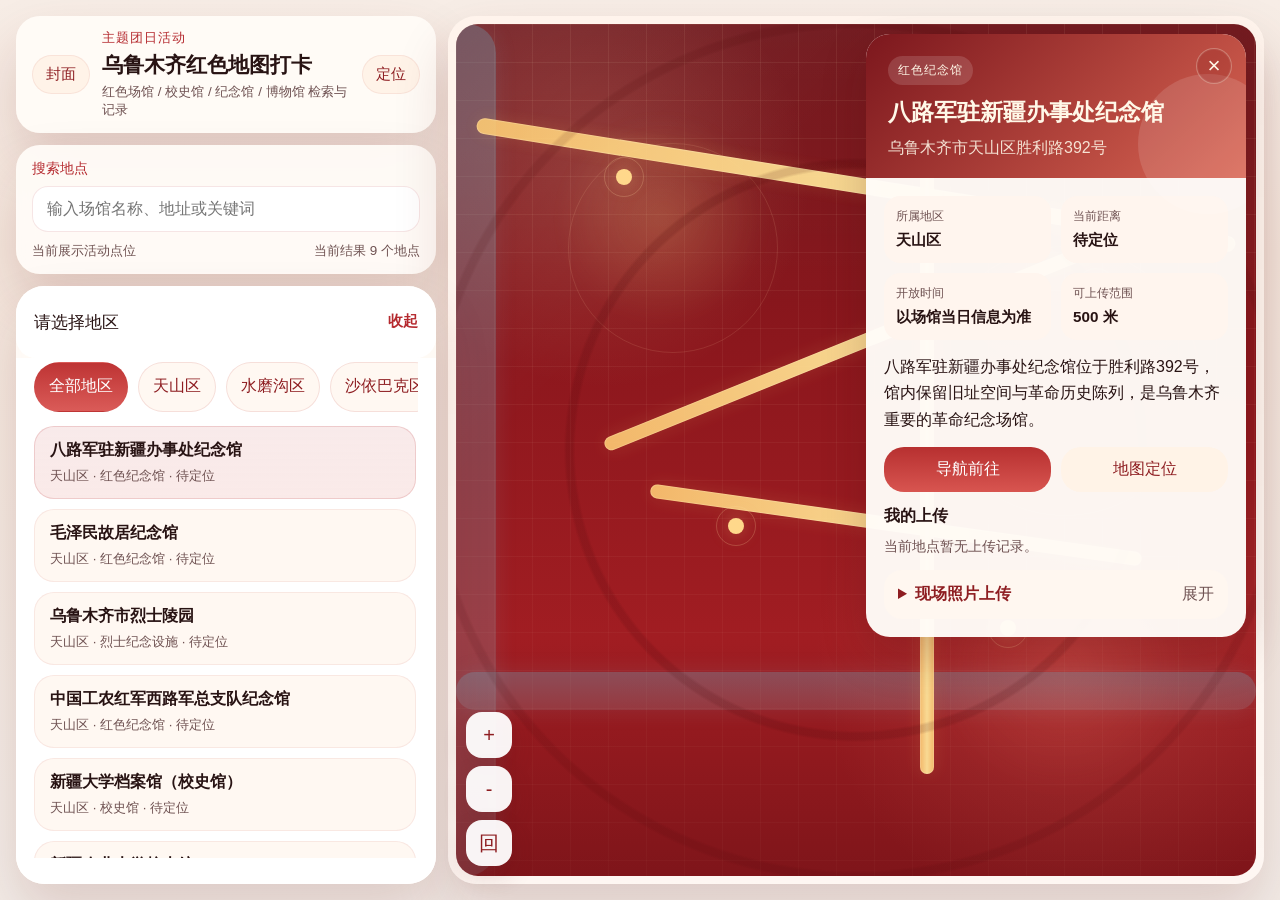
<file: map.html>
<!DOCTYPE html>
<html lang="zh-CN">
<head>
    <meta charset="UTF-8">
    <meta name="viewport" content="width=device-width, initial-scale=1.0, viewport-fit=cover">
    <title>乌鲁木齐红色地图打卡</title>
    <link rel="stylesheet" href="static/style.css">
</head>
<body class="map-page">
    <main class="app-shell">
        <header class="app-header">
            <a class="ghost-link" href="index.html">封面</a>
            <div class="header-copy">
                <p class="header-kicker">主题团日活动</p>
                <h1 id="projectTitle">乌鲁木齐红色地图打卡</h1>
                <p id="projectSubtitle">红色场馆 / 校史馆 / 纪念馆 / 博物馆 检索与记录</p>
            </div>
            <button id="locateButton" class="icon-chip" type="button">定位</button>
        </header>

        <section class="search-strip">
            <label class="search-field" for="searchInput">
                <span>搜索地点</span>
                <input id="searchInput" type="search" placeholder="输入场馆名称、地址或关键词">
            </label>
            <div class="search-meta">
                <p id="distanceHint">支持输入场馆名称或地址检索</p>
                <p id="siteCount">加载中...</p>
            </div>
        </section>

        <section class="map-stage">
            <div id="realMap" class="real-map"></div>
            <div id="mapFallback" class="map-fallback is-hidden" aria-hidden="true">
                <div class="map-fallback-grid"></div>
                <div class="map-fallback-glow map-fallback-glow-a"></div>
                <div class="map-fallback-glow map-fallback-glow-b"></div>
                <div class="map-fallback-orbit map-fallback-orbit-a"></div>
                <div class="map-fallback-orbit map-fallback-orbit-b"></div>
                <div class="map-river map-river-a"></div>
                <div class="map-river map-river-b"></div>
                <div class="map-road map-road-a"></div>
                <div class="map-road map-road-b"></div>
                <div class="map-road map-road-c"></div>
                <div class="map-road map-road-d"></div>
                <div class="map-fallback-node map-fallback-node-a"></div>
                <div class="map-fallback-node map-fallback-node-b"></div>
                <div class="map-fallback-node map-fallback-node-c"></div>
                <div class="map-fallback-node map-fallback-node-d"></div>
                <div class="map-fallback-tag">红色地图示意背景</div>
            </div>
            <div class="map-controls">
                <button id="zoomInButton" type="button">+</button>
                <button id="zoomOutButton" type="button">-</button>
                <button id="resetViewButton" type="button">回</button>
            </div>

            <div id="siteCard" class="site-card is-hidden" aria-live="polite"></div>
            <div id="toast" class="status-toast is-hidden"></div>
        </section>

        <section id="sheet" class="sheet is-open">
            <button id="sheetToggle" class="sheet-toggle" type="button">
                <span>请选择地区</span>
                <strong id="sheetState">收起</strong>
            </button>

            <div class="sheet-body">
                <div id="districtTabs" class="district-tabs"></div>
                <div id="siteList" class="site-list"></div>
            </div>
        </section>
    </main>

    <script src="config.js?v=20260519-deletecheckin"></script>
    <script src="data/sites.js?v=20260519-deletecheckin"></script>
    <script src="map.js?v=20260519-deletecheckin"></script>
</body>
</html>
</file>
<file: static/style.css>
:root {
    --red-950: #4f0d0d;
    --red-900: #6b1214;
    --red-800: #8e1d21;
    --red-700: #b52a2f;
    --red-500: #dd6a5f;
    --gold-300: #f0c76f;
    --gold-100: #fae8b2;
    --paper: #fff6ef;
    --ink: #281313;
    --muted: #6f5252;
    --line: rgba(255, 255, 255, 0.14);
    --card-shadow: 0 18px 45px rgba(72, 19, 19, 0.22);
    --surface-shadow: 0 28px 55px rgba(106, 24, 24, 0.16);
    --app-max-width: 1460px;
}

* {
    box-sizing: border-box;
}

html,
body {
    margin: 0;
    min-height: 100%;
}

body {
    font-family: "Microsoft YaHei", "PingFang SC", "Noto Sans SC", sans-serif;
    color: var(--ink);
    background: #f7efe8;
}

button,
input,
textarea {
    font: inherit;
}

button {
    cursor: pointer;
}

a {
    color: inherit;
    text-decoration: none;
}

.cover-page {
    display: flex;
    justify-content: center;
    padding: 16px;
    background:
        radial-gradient(circle at top, rgba(255, 214, 149, 0.18), transparent 24%),
        linear-gradient(180deg, #72191d 0%, #962226 36%, #8f1d20 100%);
}

.poster-shell {
    position: relative;
    width: min(100%, 460px);
    min-height: calc(100vh - 32px);
    padding: 38px 26px 30px;
    overflow: hidden;
    border-radius: 32px;
    background:
        linear-gradient(180deg, rgba(255, 255, 255, 0.05), transparent 16%),
        linear-gradient(180deg, rgba(0, 0, 0, 0.08), transparent 30%),
        linear-gradient(180deg, rgba(133, 20, 24, 0.96), rgba(141, 25, 29, 0.98));
    box-shadow: 0 24px 80px rgba(39, 6, 7, 0.34);
    color: #fff6de;
}

.poster-map-lines,
.poster-map-lines::before,
.poster-map-lines::after {
    position: absolute;
    inset: 0;
    content: "";
    background-repeat: no-repeat;
    opacity: 0.16;
}

.poster-map-lines {
    background-image:
        radial-gradient(circle at 15% 20%, transparent 0 13%, rgba(70, 6, 6, 0.42) 13.4% 14.2%, transparent 14.5%),
        radial-gradient(circle at 72% 26%, transparent 0 15%, rgba(70, 6, 6, 0.42) 15.4% 16.1%, transparent 16.4%),
        radial-gradient(circle at 45% 64%, transparent 0 19%, rgba(70, 6, 6, 0.42) 19.5% 20.1%, transparent 20.5%);
}

.poster-map-lines::before {
    background-image:
        linear-gradient(114deg, transparent 0 18%, rgba(71, 13, 13, 0.42) 18.5% 19%, transparent 19.5% 100%),
        linear-gradient(60deg, transparent 0 53%, rgba(71, 13, 13, 0.35) 53.3% 53.8%, transparent 54.2% 100%);
}

.poster-map-lines::after {
    background-image:
        linear-gradient(180deg, transparent 0 67%, rgba(85, 16, 16, 0.32) 67.3% 67.7%, transparent 68.1% 100%),
        linear-gradient(16deg, transparent 0 36%, rgba(85, 16, 16, 0.26) 36.3% 36.7%, transparent 37.2% 100%);
}

.poster-cityline {
    position: absolute;
    right: -24px;
    bottom: -8px;
    left: -24px;
    height: 180px;
    background:
        linear-gradient(0deg, rgba(52, 11, 11, 0.14), transparent 62%),
        linear-gradient(90deg,
            transparent 0 7%,
            rgba(75, 11, 11, 0.34) 7% 7.4%,
            transparent 7.5% 12%,
            rgba(75, 11, 11, 0.28) 12% 12.5%,
            transparent 12.8% 28%,
            rgba(75, 11, 11, 0.28) 28% 28.4%,
            transparent 28.7% 44%,
            rgba(75, 11, 11, 0.32) 44% 44.6%,
            transparent 45% 58%,
            rgba(75, 11, 11, 0.28) 58% 58.5%,
            transparent 59% 73%,
            rgba(75, 11, 11, 0.3) 73% 73.5%,
            transparent 74% 100%);
    opacity: 0.75;
}

.poster-topline,
.poster-side-copy,
.poster-kicker,
.poster-subtitle,
.qr-caption,
.qr-note,
.poster-url {
    position: relative;
    z-index: 1;
}

.poster-topline {
    margin: 0 96px 0 0;
    max-width: none;
    font-size: 0.94rem;
    letter-spacing: 0.08em;
    line-height: 1.6;
    text-align: center;
}

.poster-side-copy {
    position: absolute;
    top: 176px;
    left: 16px;
    margin: 0;
    writing-mode: vertical-rl;
    font-size: 0.9rem;
    letter-spacing: 0.12em;
    color: rgba(255, 241, 213, 0.84);
}

.poster-badge {
    position: absolute;
    top: 28px;
    right: 24px;
    z-index: 1;
    padding: 8px 14px;
    border: 1px solid rgba(255, 247, 221, 0.25);
    border-radius: 999px;
    background: rgba(255, 243, 216, 0.1);
    font-size: 0.82rem;
    letter-spacing: 0.08em;
}

.poster-hero {
    position: relative;
    z-index: 1;
    display: grid;
    justify-items: center;
    width: min(100%, 340px);
    min-height: auto;
    margin: 0 auto;
    padding: 84px 0 20px;
    text-align: center;
}

.poster-kicker {
    margin: 0 0 14px;
    font-size: 0.9rem;
    color: rgba(255, 239, 206, 0.92);
    letter-spacing: 0.08em;
}

.poster-title {
    display: flex;
    gap: 6px;
    margin: 0;
    align-items: flex-end;
    color: #ffe8a6;
    font-size: clamp(3.6rem, 14vw, 5.8rem);
    line-height: 0.94;
    text-shadow:
        0 4px 0 rgba(123, 18, 18, 0.72),
        0 12px 28px rgba(46, 5, 5, 0.4);
}

.poster-title-slogan {
    flex-direction: column;
    align-items: center;
    gap: 12px;
    font-size: clamp(2.2rem, 8.6vw, 2.85rem);
    line-height: 1.05;
    letter-spacing: 0.02em;
}

.poster-title-slogan span {
    display: block;
    white-space: nowrap;
    text-align: center;
}

.poster-title span:last-child {
    writing-mode: vertical-rl;
    font-size: clamp(4.1rem, 15vw, 6.3rem);
    letter-spacing: 0.08em;
}

.poster-title-slogan span:last-child {
    writing-mode: horizontal-tb;
    font-size: inherit;
    letter-spacing: inherit;
}

.poster-subtitle {
    max-width: 320px;
    margin: 18px 0 28px;
    color: rgba(255, 241, 217, 0.9);
    display: grid;
    gap: 8px;
    line-height: 1.65;
    text-align: center;
}

.poster-subtitle-lead {
    color: #ffe8ac;
    font-size: 1.04rem;
    font-weight: 700;
    letter-spacing: 0.08em;
}

.poster-cta,
.secondary-button,
.icon-chip,
.ghost-link,
.site-primary-button,
.site-secondary-button,
.upload-button,
.sheet-toggle,
.site-list-button {
    border: none;
    border-radius: 20px;
    transition: transform 0.2s ease, box-shadow 0.2s ease, background 0.2s ease;
}

.poster-cta {
    display: inline-flex;
    align-items: center;
    justify-content: center;
    width: min(100%, 280px);
    padding: 15px 22px;
    background: linear-gradient(180deg, #f5d8b6, #f0c8a0);
    color: #8e2522;
    font-size: 1.35rem;
    letter-spacing: 0.2em;
    box-shadow: 0 12px 30px rgba(72, 7, 7, 0.22);
}

.poster-cta:hover,
.secondary-button:hover,
.icon-chip:hover,
.ghost-link:hover,
.site-primary-button:hover,
.site-secondary-button:hover,
.upload-button:hover,
.sheet-toggle:hover,
.site-list-button:hover {
    transform: translateY(-1px);
}

.qr-card {
    position: relative;
    z-index: 1;
    display: grid;
    width: min(100%, 320px);
    margin: 12px auto 0;
    justify-items: center;
    gap: 10px;
    padding: 18px 0 8px;
    text-align: center;
}

.qr-frame {
    display: grid;
    place-items: center;
    align-content: center;
    width: 208px;
    height: 208px;
    padding: 12px;
    border-radius: 18px;
    background: #fff;
    box-shadow: 0 12px 36px rgba(55, 8, 9, 0.22);
}

.qr-frame img {
    width: 100%;
    height: 100%;
    object-fit: cover;
}

.qr-placeholder {
    margin: 0;
    padding: 0 18px;
    color: var(--red-900);
    font-size: 1rem;
    line-height: 1.7;
    text-align: center;
}

.qr-caption {
    margin: 0;
    font-size: 1.15rem;
    letter-spacing: 0.12em;
}

.secondary-button {
    padding: 11px 18px;
    background: rgba(255, 244, 224, 0.14);
    color: #fff7df;
    border: 1px solid rgba(255, 246, 226, 0.22);
}

.poster-url {
    max-width: 100%;
    margin: 0;
    font-size: 0.82rem;
    word-break: break-all;
    color: rgba(255, 242, 216, 0.84);
    text-align: center;
}

.qr-note {
    margin: 0;
    color: rgba(255, 242, 216, 0.72);
    font-size: 0.82rem;
    text-align: center;
    line-height: 1.5;
}

.poster-hint {
    max-width: 320px;
    margin: 14px auto 0;
    color: rgba(255, 241, 217, 0.78);
    line-height: 1.55;
    text-align: center;
}

.map-page {
    display: flex;
    justify-content: center;
    padding: 16px;
    background:
        linear-gradient(180deg, #f7ede6 0%, #f4e6dc 28%, #f3ede8 100%);
}

.app-shell {
    width: min(100%, var(--app-max-width));
    min-height: calc(100vh - 32px);
    display: grid;
    grid-template-columns: minmax(340px, 420px) minmax(0, 1fr);
    grid-template-rows: auto auto minmax(0, 1fr);
    grid-template-areas:
        "header map"
        "search map"
        "sheet map";
    gap: 12px;
    align-items: stretch;
}

.app-header,
.search-strip,
.sheet {
    background: rgba(255, 252, 248, 0.92);
    backdrop-filter: blur(14px);
    box-shadow: var(--surface-shadow);
}

.app-header {
    grid-area: header;
    display: grid;
    grid-template-columns: auto 1fr auto;
    gap: 12px;
    align-items: center;
    padding: 14px 16px;
    border-radius: 24px;
}

.ghost-link,
.icon-chip {
    padding: 10px 14px;
    background: #fff3e8;
    color: var(--red-800);
    font-size: 0.92rem;
    box-shadow: inset 0 0 0 1px rgba(181, 42, 47, 0.08);
}

.header-copy h1,
.header-copy p {
    margin: 0;
}

.header-kicker {
    color: var(--red-700);
    font-size: 0.8rem;
    letter-spacing: 0.08em;
}

.header-copy h1 {
    margin-top: 4px;
    font-size: 1.32rem;
}

.header-copy p:last-child {
    margin-top: 4px;
    color: var(--muted);
    font-size: 0.84rem;
}

.search-strip {
    grid-area: search;
    display: grid;
    gap: 10px;
    padding: 14px 16px;
    border-radius: 24px;
}

.search-field {
    display: grid;
    gap: 8px;
}

.search-field span {
    color: var(--red-700);
    font-size: 0.88rem;
}

.search-field input,
.upload-field input,
.upload-field textarea {
    width: 100%;
    padding: 13px 14px;
    border: 1px solid rgba(181, 42, 47, 0.12);
    border-radius: 16px;
    background: #fff;
    color: var(--ink);
}

.search-field input:focus,
.upload-field input:focus,
.upload-field textarea:focus {
    outline: 2px solid rgba(181, 42, 47, 0.14);
    border-color: rgba(181, 42, 47, 0.2);
}

.search-meta {
    display: flex;
    justify-content: space-between;
    gap: 12px;
    flex-wrap: wrap;
}

.search-meta p {
    margin: 0;
    color: var(--muted);
    font-size: 0.84rem;
}

.map-stage {
    grid-area: map;
    position: relative;
    min-height: calc(100vh - 32px);
    padding: 8px;
    border-radius: 28px;
    background: linear-gradient(180deg, rgba(255, 244, 236, 0.95), rgba(255, 247, 243, 0.9));
    box-shadow: var(--surface-shadow);
}

.real-map,
.map-fallback {
    height: 100%;
    min-height: calc(100vh - 48px);
    border-radius: 22px;
}

.real-map {
    overflow: hidden;
    background: #f3ece6;
}

.real-map.is-hidden,
.map-fallback.is-hidden {
    display: none;
}

.map-fallback {
    position: relative;
    overflow: hidden;
    background:
        radial-gradient(circle at 18% 18%, rgba(255, 214, 168, 0.16), transparent 22%),
        radial-gradient(circle at 78% 74%, rgba(255, 154, 132, 0.18), transparent 30%),
        radial-gradient(circle at 78% 24%, rgba(255, 234, 182, 0.12), transparent 22%),
        linear-gradient(180deg, #6d1217, #8c171d 38%, #a11d22 72%, #7f151a 100%);
}

.map-fallback::before,
.map-fallback::after {
    position: absolute;
    inset: 0;
    content: "";
    pointer-events: none;
}

.map-fallback::before {
    background:
        linear-gradient(135deg, rgba(255, 255, 255, 0.07), transparent 28%),
        linear-gradient(180deg, rgba(255, 255, 255, 0.04), transparent 34%);
}

.map-fallback::after {
    background:
        radial-gradient(circle at center, transparent 0 48%, rgba(66, 5, 8, 0.16) 48.5% 49.5%, transparent 50%),
        radial-gradient(circle at center, transparent 0 72%, rgba(66, 5, 8, 0.12) 72.5% 73.5%, transparent 74%);
    opacity: 0.92;
}

.map-fallback-grid,
.map-fallback-glow,
.map-fallback-orbit,
.map-fallback-node,
.map-fallback-tag {
    position: absolute;
    pointer-events: none;
}

.map-fallback-grid {
    inset: 0;
    background-image:
        linear-gradient(rgba(255, 233, 194, 0.08) 1px, transparent 1px),
        linear-gradient(90deg, rgba(255, 233, 194, 0.08) 1px, transparent 1px);
    background-size: 38px 38px;
    mask-image: linear-gradient(180deg, rgba(0, 0, 0, 0.95), rgba(0, 0, 0, 0.35));
    animation: mapGridShift 14s linear infinite;
}

.map-fallback-glow {
    border-radius: 50%;
    filter: blur(8px);
    opacity: 0.55;
    animation: mapGlowPulse 6s ease-in-out infinite;
}

.map-fallback-glow-a {
    top: 10%;
    left: 12%;
    width: 220px;
    height: 220px;
    background: radial-gradient(circle, rgba(255, 209, 127, 0.34), transparent 68%);
}

.map-fallback-glow-b {
    right: 8%;
    bottom: 9%;
    width: 260px;
    height: 260px;
    background: radial-gradient(circle, rgba(255, 120, 104, 0.28), transparent 70%);
    animation-delay: -2.6s;
}

.map-fallback-orbit {
    border: 1px solid rgba(255, 214, 164, 0.12);
    border-radius: 50%;
    animation: mapOrbitPulse 5.6s ease-in-out infinite;
}

.map-fallback-orbit-a {
    top: 14%;
    left: 14%;
    width: 210px;
    height: 210px;
}

.map-fallback-orbit-b {
    right: 7%;
    top: 26%;
    width: 270px;
    height: 270px;
    animation-delay: -2.2s;
}

.map-controls {
    position: absolute;
    z-index: 4;
    left: 18px;
    bottom: 18px;
    display: grid;
    gap: 8px;
}

.map-controls button {
    width: 46px;
    height: 46px;
    border: none;
    border-radius: 16px;
    background: rgba(255, 255, 255, 0.95);
    color: var(--red-800);
    font-size: 1.25rem;
    box-shadow: 0 10px 24px rgba(96, 33, 33, 0.16);
}

.map-viewport {
    position: relative;
    overflow: auto;
    height: min(62vh, 760px);
    border-radius: 22px;
    background:
        radial-gradient(circle at 20% 15%, rgba(229, 239, 204, 0.96), transparent 22%),
        radial-gradient(circle at 72% 76%, rgba(244, 219, 218, 0.94), transparent 28%),
        radial-gradient(circle at 72% 26%, rgba(244, 228, 211, 0.9), transparent 20%),
        linear-gradient(180deg, #e9f1dd, #f8eee7);
    scroll-behavior: smooth;
    scrollbar-width: none;
}

.map-viewport::-webkit-scrollbar {
    display: none;
}

.map-surface {
    position: relative;
    width: var(--map-base-width);
    height: var(--map-base-height);
    overflow: hidden;
}

.map-title-panel {
    position: absolute;
    top: 56px;
    left: 62px;
    z-index: 1;
    display: grid;
    gap: 4px;
    width: 220px;
    padding: 18px 20px;
    border-radius: 24px;
    background: linear-gradient(180deg, rgba(139, 30, 31, 0.94), rgba(184, 48, 49, 0.88));
    color: #fff7df;
    box-shadow: 0 20px 36px rgba(91, 14, 14, 0.18);
}

.map-title-panel p,
.map-title-panel h2,
.map-title-panel span {
    margin: 0;
}

.map-title-panel p {
    font-size: 0.92rem;
    letter-spacing: 0.08em;
}

.map-title-panel h2 {
    font-size: 2.2rem;
}

.map-title-panel span {
    font-size: 0.9rem;
    color: rgba(255, 242, 206, 0.82);
}

.map-road,
.map-river,
.map-mountain {
    position: absolute;
    pointer-events: none;
}

.map-road {
    border-radius: 999px;
    background: linear-gradient(90deg, rgba(255, 204, 116, 0.92), rgba(255, 229, 154, 0.98), rgba(255, 204, 116, 0.92));
    opacity: 0.96;
    box-shadow:
        inset 0 0 0 1px rgba(255, 245, 221, 0.22),
        0 0 18px rgba(255, 198, 110, 0.14);
}

.map-road-a {
    top: 18%;
    left: 2%;
    width: 96%;
    height: 16px;
    transform: rotate(9deg);
}

.map-road-b {
    top: 36%;
    left: 16%;
    width: 72%;
    height: 14px;
    transform: rotate(-22deg);
}

.map-road-c {
    top: 58%;
    left: 24%;
    width: 62%;
    height: 14px;
    transform: rotate(8deg);
}

.map-road-d {
    top: 12%;
    left: 58%;
    width: 14px;
    height: 76%;
}

.real-marker {
    display: grid;
    justify-items: center;
    gap: 6px;
    transform: translate(-50%, -100%);
}

.real-marker-pin {
    width: 20px;
    height: 20px;
    border-radius: 50% 50% 50% 0;
    transform: rotate(-45deg);
    box-shadow: 0 10px 16px rgba(112, 24, 24, 0.25);
}

.real-marker.is-featured .real-marker-pin {
    background: linear-gradient(180deg, #b91d25, #e45657);
}

.real-marker.is-live .real-marker-pin {
    background: linear-gradient(180deg, #d18b17, #f1b546);
}

.real-marker.is-active .real-marker-pin {
    width: 24px;
    height: 24px;
}

.real-marker-label {
    padding: 4px 8px;
    border-radius: 999px;
    background: rgba(255, 255, 255, 0.94);
    color: #7f1d1d;
    font-size: 12px;
    font-weight: 700;
    white-space: nowrap;
    box-shadow: 0 10px 18px rgba(106, 24, 24, 0.12);
}

.user-location-dot {
    width: 18px;
    height: 18px;
    border-radius: 50%;
    background: #2f8cff;
    box-shadow: 0 0 0 8px rgba(47, 140, 255, 0.18);
}

.map-river {
    border-radius: 999px;
    background: linear-gradient(180deg, rgba(111, 172, 194, 0.34), rgba(150, 208, 226, 0.16));
    box-shadow: 0 0 22px rgba(132, 201, 226, 0.12);
}

.map-river-a {
    top: 0;
    left: -18px;
    width: 58px;
    height: 100%;
}

.map-river-b {
    top: 76%;
    left: 0;
    width: 100%;
    height: 38px;
}

.map-fallback-node {
    width: 16px;
    height: 16px;
    border-radius: 50%;
    background: #ffd88b;
    box-shadow:
        0 0 0 0 rgba(255, 214, 132, 0.34),
        0 0 18px rgba(255, 214, 132, 0.36);
    animation: mapNodePulse 3.2s ease-out infinite;
}

.map-fallback-node::before {
    position: absolute;
    inset: -12px;
    content: "";
    border: 1px solid rgba(255, 221, 161, 0.22);
    border-radius: 50%;
}

.map-fallback-node-a {
    top: 17%;
    left: 20%;
}

.map-fallback-node-b {
    top: 30%;
    left: 79%;
    animation-delay: -1.1s;
}

.map-fallback-node-c {
    top: 58%;
    left: 34%;
    animation-delay: -2s;
}

.map-fallback-node-d {
    top: 70%;
    left: 68%;
    animation-delay: -0.55s;
}

.map-fallback-tag {
    top: 18px;
    right: 18px;
    z-index: 1;
    padding: 8px 12px;
    border: 1px solid rgba(255, 227, 190, 0.18);
    border-radius: 999px;
    background: rgba(103, 13, 18, 0.4);
    color: rgba(255, 241, 219, 0.88);
    font-size: 0.76rem;
    letter-spacing: 0.08em;
}

@keyframes mapGridShift {
    0% {
        transform: translate3d(0, 0, 0);
    }
    100% {
        transform: translate3d(38px, 18px, 0);
    }
}

@keyframes mapGlowPulse {
    0%,
    100% {
        transform: scale(0.96);
        opacity: 0.38;
    }
    50% {
        transform: scale(1.04);
        opacity: 0.62;
    }
}

@keyframes mapOrbitPulse {
    0%,
    100% {
        transform: scale(0.98);
        opacity: 0.26;
    }
    50% {
        transform: scale(1.03);
        opacity: 0.42;
    }
}

@keyframes mapNodePulse {
    0% {
        box-shadow:
            0 0 0 0 rgba(255, 214, 132, 0.34),
            0 0 10px rgba(255, 214, 132, 0.24);
    }
    70% {
        box-shadow:
            0 0 0 18px rgba(255, 214, 132, 0),
            0 0 22px rgba(255, 214, 132, 0.44);
    }
    100% {
        box-shadow:
            0 0 0 0 rgba(255, 214, 132, 0),
            0 0 10px rgba(255, 214, 132, 0.22);
    }
}

.map-mountain {
    width: 140px;
    height: 78px;
    border-radius: 44% 56% 18% 20% / 70% 72% 28% 30%;
    background:
        linear-gradient(180deg, rgba(111, 155, 101, 0.82), rgba(81, 134, 83, 0.92)),
        radial-gradient(circle at 35% 20%, rgba(255, 255, 255, 0.72), transparent 28%);
    opacity: 0.9;
    filter: saturate(0.85);
}

.map-mountain::before,
.map-mountain::after {
    position: absolute;
    bottom: 14px;
    content: "";
    width: 70px;
    height: 34px;
    border-radius: 55% 45% 18% 18%;
    background: rgba(78, 120, 71, 0.92);
}

.map-mountain::before {
    left: 6px;
}

.map-mountain::after {
    right: 12px;
}

.map-mountain-a {
    top: 11%;
    left: 74%;
}

.map-mountain-b {
    top: 22%;
    left: 8%;
}

.map-mountain-c {
    top: 69%;
    left: 66%;
}

.map-mountain-d {
    top: 82%;
    left: 18%;
}

.marker-layer {
    position: absolute;
    inset: 0;
    z-index: 2;
}

.site-marker {
    position: absolute;
    display: grid;
    justify-items: center;
    gap: 6px;
    transform: translate(-50%, -100%);
}

.site-marker button {
    width: 52px;
    height: 52px;
    border: none;
    border-radius: 26px 26px 26px 6px;
    background: linear-gradient(180deg, #b61c25, #dc3a3b);
    box-shadow: 0 10px 22px rgba(149, 31, 33, 0.24);
    position: relative;
}

.site-marker button::before {
    position: absolute;
    inset: 8px;
    display: grid;
    place-items: center;
    content: "";
    border-radius: 50%;
    background:
        radial-gradient(circle at 50% 48%, #fff 0 16px, transparent 16.5px),
        linear-gradient(180deg, transparent 0 44%, #c22c2f 44% 52%, transparent 52% 100%);
}

.site-marker button::after {
    position: absolute;
    inset: 18px;
    content: "";
    border-radius: 4px 4px 2px 2px;
    border: 2px solid #c22c2f;
    border-top-width: 8px;
}

.site-marker span {
    max-width: 120px;
    color: #942528;
    font-weight: 700;
    font-size: 0.88rem;
    line-height: 1.15;
    text-align: center;
    text-shadow: 0 1px 0 rgba(255, 255, 255, 0.56);
}

.site-marker.is-active button {
    background: linear-gradient(180deg, #d93637, #ff7573);
    transform: scale(1.08);
}

.site-marker.is-near button {
    box-shadow: 0 0 0 12px rgba(221, 106, 95, 0.12), 0 10px 22px rgba(149, 31, 33, 0.24);
}

.site-card {
    position: absolute;
    right: 18px;
    top: 18px;
    z-index: 5;
    width: min(380px, calc(100% - 36px));
    max-height: calc(100% - 36px);
    overflow: auto;
    border-radius: 24px;
    background: rgba(255, 252, 248, 0.97);
    box-shadow: var(--card-shadow);
}

.site-card.is-hidden,
.status-toast.is-hidden {
    display: none;
}

.site-card-visual {
    position: relative;
    padding: 22px 22px 18px;
    color: #fff8e8;
    background: linear-gradient(135deg, var(--site-accent-start), var(--site-accent-end));
}

.site-card-close {
    position: absolute;
    top: 14px;
    right: 14px;
    z-index: 2;
    width: 36px;
    height: 36px;
    display: grid;
    place-items: center;
    border: 1px solid rgba(255, 247, 225, 0.34);
    border-radius: 999px;
    background: rgba(120, 20, 20, 0.18);
    color: #fff8e8;
    font-size: 1.4rem;
    line-height: 1;
    box-shadow: inset 0 0 0 1px rgba(255, 255, 255, 0.06);
}

.site-card-visual::after {
    position: absolute;
    right: -32px;
    bottom: -36px;
    width: 140px;
    height: 140px;
    content: "";
    border-radius: 50%;
    background: rgba(255, 255, 255, 0.12);
}

.site-tagline,
.site-card-visual h3,
.site-card-visual p {
    position: relative;
    z-index: 1;
    margin: 0;
}

.site-tagline {
    display: inline-flex;
    padding: 6px 10px;
    border-radius: 999px;
    background: rgba(255, 255, 255, 0.14);
    font-size: 0.78rem;
    letter-spacing: 0.08em;
}

.site-card-visual h3 {
    margin-top: 12px;
    font-size: 1.42rem;
}

.site-card-visual p {
    margin-top: 8px;
    color: rgba(255, 248, 232, 0.88);
    line-height: 1.5;
}

.site-card-close:hover {
    background: rgba(120, 20, 20, 0.3);
    transform: translateY(-1px);
}

.site-card-body {
    display: grid;
    gap: 14px;
    padding: 18px;
}

.site-meta-grid {
    display: grid;
    grid-template-columns: repeat(2, minmax(0, 1fr));
    gap: 10px;
}

.site-meta-item {
    padding: 12px;
    border-radius: 16px;
    background: #fff5ee;
}

.site-meta-item small,
.site-meta-item strong {
    display: block;
}

.site-meta-item small {
    color: var(--muted);
    font-size: 0.78rem;
}

.site-meta-item strong {
    margin-top: 5px;
    font-size: 0.95rem;
}

.site-description {
    margin: 0;
    color: var(--ink);
    line-height: 1.65;
}

.site-actions {
    display: flex;
    gap: 10px;
}

.site-primary-button,
.site-secondary-button,
.upload-button {
    flex: 1;
    padding: 12px 14px;
}

.site-primary-button,
.upload-button {
    background: linear-gradient(180deg, #b73030, #d85550);
    color: #fff;
}

.site-secondary-button {
    background: #fff3e7;
    color: var(--red-800);
}

.upload-button:disabled {
    cursor: not-allowed;
    background: #dcbdb8;
    color: rgba(255, 255, 255, 0.82);
    transform: none;
}

.upload-panel {
    display: grid;
    gap: 12px;
    padding: 14px;
    border-radius: 18px;
    background: #fff7f0;
}

.upload-panel.is-disabled {
    background: #f9f0eb;
}

.upload-panel summary {
    font-weight: 700;
    color: var(--red-800);
    cursor: pointer;
}

.upload-panel summary::marker,
.upload-panel summary::-webkit-details-marker {
    display: none;
}

.upload-panel summary::after {
    content: "展开";
    float: right;
    color: var(--muted);
    font-weight: 400;
}

.upload-panel[open] summary::after {
    content: "收起";
}

.upload-copy {
    margin: 0;
    color: var(--muted);
    font-size: 0.84rem;
    line-height: 1.6;
}

.upload-fields {
    display: grid;
    gap: 10px;
}

.upload-field {
    display: grid;
    gap: 6px;
}

.upload-field label {
    color: var(--muted);
    font-size: 0.84rem;
}

.upload-field textarea {
    min-height: 84px;
    resize: vertical;
}

.upload-field input:disabled,
.upload-field textarea:disabled {
    background: #f2ebe7;
    color: #9a8181;
    cursor: not-allowed;
}

.upload-preview {
    display: none;
    border-radius: 18px;
    overflow: hidden;
    background: #fff;
}

.upload-preview img {
    display: block;
    width: 100%;
    height: 180px;
    object-fit: cover;
}

.recent-checkins {
    display: grid;
    gap: 10px;
}

.recent-checkins h4 {
    margin: 0;
    font-size: 1rem;
}

.checkin-list {
    display: grid;
    gap: 10px;
}

.checkin-item {
    display: grid;
    gap: 8px;
    padding: 12px;
    border-radius: 16px;
    background: #fff8f3;
}

.checkin-header {
    display: flex;
    align-items: flex-start;
    justify-content: space-between;
    gap: 10px;
}

.checkin-title {
    display: grid;
    gap: 5px;
    min-width: 0;
}

.checkin-item p,
.checkin-item strong,
.checkin-item small {
    margin: 0;
}

.checkin-item strong,
.checkin-item small {
    overflow-wrap: anywhere;
}

.checkin-item small {
    color: var(--muted);
}

.checkin-delete-button {
    flex: 0 0 auto;
    padding: 6px 10px;
    border-radius: 999px;
    background: #fff;
    color: var(--red-800);
    font-size: 0.78rem;
    line-height: 1;
    box-shadow: inset 0 0 0 1px rgba(183, 48, 48, 0.18);
}

.checkin-delete-button:hover {
    background: #ffe8e0;
}

.checkin-delete-button:disabled {
    cursor: not-allowed;
    color: #9a8181;
    background: #f2ebe7;
}

.checkin-photo {
    width: 100%;
    border-radius: 12px;
    object-fit: cover;
}

.empty-tip {
    margin: 0;
    color: var(--muted);
    font-size: 0.88rem;
}

.status-toast {
    position: absolute;
    left: 50%;
    bottom: 20px;
    z-index: 6;
    transform: translateX(-50%);
    min-width: 180px;
    max-width: calc(100% - 36px);
    padding: 12px 16px;
    border-radius: 16px;
    background: rgba(52, 18, 18, 0.92);
    color: #fff4e0;
    text-align: center;
    box-shadow: 0 16px 30px rgba(0, 0, 0, 0.18);
}

.sheet {
    grid-area: sheet;
    display: grid;
    gap: 0;
    border-radius: 28px;
    overflow: hidden;
    min-height: 0;
}

.sheet-toggle {
    display: flex;
    justify-content: space-between;
    align-items: center;
    padding: 16px 18px;
    background: #fff;
    color: var(--ink);
    font-size: 1.08rem;
}

.sheet-toggle strong {
    color: var(--red-700);
    font-size: 0.92rem;
}

.sheet-body {
    display: grid;
    gap: 14px;
    padding: 0 18px 18px;
    background: #fff;
    min-height: 0;
}

.sheet:not(.is-open) .sheet-body {
    display: none;
}

.district-tabs {
    display: flex;
    gap: 10px;
    overflow: auto;
    padding-top: 4px;
    scrollbar-width: none;
}

.district-tabs::-webkit-scrollbar {
    display: none;
}

.district-chip {
    flex: 0 0 auto;
    padding: 10px 14px;
    border: 1px solid rgba(181, 42, 47, 0.12);
    border-radius: 999px;
    background: #fff8f2;
    color: var(--red-800);
}

.district-chip.is-active {
    background: linear-gradient(180deg, #be3434, #da5b58);
    color: #fff;
    border-color: transparent;
}

.site-list {
    display: grid;
    gap: 10px;
    align-content: start;
    overflow: auto;
    max-height: min(48vh, 540px);
    padding-right: 2px;
}

.site-list-button {
    width: 100%;
    padding: 14px 16px;
    background: #fff8f2;
    box-shadow: inset 0 0 0 1px rgba(181, 42, 47, 0.08);
    text-align: left;
}

.site-list-button strong,
.site-list-button small {
    display: block;
}

.site-list-button strong {
    color: var(--ink);
    font-size: 1rem;
}

.site-list-button small {
    margin-top: 6px;
    color: var(--muted);
}

.site-list-button.is-active {
    background: linear-gradient(180deg, rgba(191, 52, 52, 0.1), rgba(221, 106, 95, 0.14));
    box-shadow: inset 0 0 0 1px rgba(181, 42, 47, 0.16);
}

.site-list-button.is-near strong::after {
    content: " · 附近";
    color: var(--red-700);
}

@media (max-width: 1100px) {
    .map-page {
        padding: 12px;
    }

    .app-shell {
        width: min(100%, 520px);
        min-height: calc(100vh - 24px);
        grid-template-columns: 1fr;
        grid-template-rows: auto auto auto auto;
        grid-template-areas:
            "header"
            "search"
            "map"
            "sheet";
    }

    .map-stage {
        min-height: 52vh;
    }

    .real-map,
    .map-fallback {
        min-height: min(62vh, 760px);
    }

    .site-card {
        width: min(360px, calc(100% - 36px));
    }
}

@media (max-width: 720px) {
    .poster-shell {
        padding-inline: 22px;
        border-radius: 28px;
    }

    .poster-topline {
        margin-right: 86px;
        font-size: 0.9rem;
    }

    .poster-side-copy {
        left: 8px;
        top: 164px;
        font-size: 0.84rem;
    }

    .poster-hero {
        width: min(100%, 310px);
        padding-top: 76px;
    }

    .qr-card {
        width: min(100%, 300px);
    }

    .map-stage {
        min-height: 48vh;
    }

    .real-map,
    .map-fallback {
        min-height: 54vh;
    }

    .site-card {
        left: 18px;
        right: 18px;
        width: auto;
    }
}

@media (max-width: 480px) {
    .cover-page,
    .map-page {
        padding: 0;
    }

    .poster-shell,
    .app-shell {
        width: 100%;
        min-height: 100vh;
        border-radius: 0;
    }

    .poster-shell {
        padding-top: 34px;
        padding-bottom: 24px;
    }

    .poster-topline {
        margin-right: 82px;
    }

    .poster-title {
        font-size: 4rem;
    }

    .poster-title span:last-child {
        font-size: 4.7rem;
    }

    .poster-title-slogan {
        font-size: 2.28rem;
    }

    .poster-hero {
        width: min(100%, 292px);
        padding-top: 70px;
    }

    .poster-title-slogan span:last-child {
        font-size: inherit;
    }

    .app-shell {
        padding: 12px;
    }

    .site-actions {
        flex-direction: column;
    }

    .site-card {
        top: auto;
        bottom: 18px;
        max-height: min(60vh, 560px);
    }

    .site-list {
        max-height: none;
    }
}
</file>
